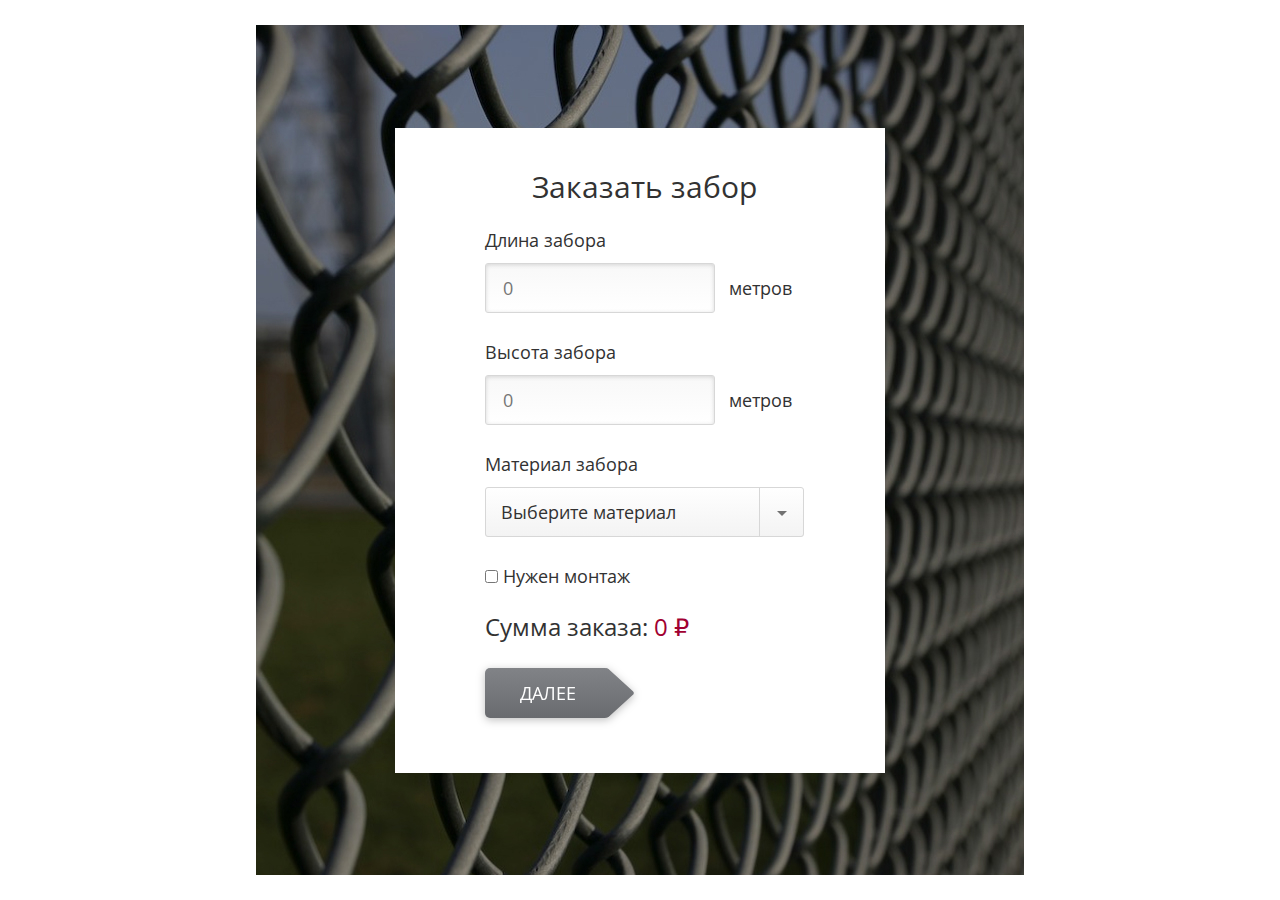
<file: task-LP/index.html>
<!DOCTYPE html>
<html lang="ru">
  <head>
    <meta charset="UTF-8">
    <meta name="viewport" content="width=device-width, initial-scale=1">
    <link rel="stylesheet" href="css/reset.css">
    <link rel="stylesheet" href="css/style.css">
    <script src="https://cdnjs.cloudflare.com/ajax/libs/jquery/3.2.1/jquery.min.js"></script>
    <script src="js/script.js" defer></script>
    <script src="js/jquery.maskedinput.js"></script>
    <title>Заказ забора</title>
  </head>
</html>
<body>
  <header></header>
  <main class="main">
    <form class="form form-1" action="mailer.php" method="post">
      <h1 class="header">Заказать забор</h1>
      <div class="input-section">
        <label class="title" for="width">Длина забора</label>
        <div class="input-field">
          <input class="input" type="number" min="0" id="width" name="width" placeholder="0" required><span class="meters">метров</span>
        </div>
      </div>
      <div class="input-section">
        <label class="title" for="height">Высота забора</label>
        <div class="input-field">
          <input class="input" type="number" min="0" id="height" name="height" placeholder="0" required><span class="meters">метров</span>
        </div>
      </div>
      <div class="input-section">
        <label class="title" for="material">Материал забора</label>
        <div class="input-field">
          <div class="select" data-name="" id="material" required>
            <div class="select__header">
              <div class="select__current">Выберите материал</div>
              <div class="select__icon"></div>
            </div>
            <div class="select__body hidden">
              <div class="select__item" data-value="profnastil">Профнастил 400 Р за м²</div>
              <div class="select__item" data-value="moduli">Модули 500 Р за м²</div>
              <div class="select__item" data-value="beton">Бетон 700 Р за м²</div>
              <div class="select__item" data-value="setka">Сетка 200 Р за м²</div>
            </div>
          </div>
        </div>
      </div>
      <label class="montage" for="montage"> 
        <input class="montage-check" type="checkbox" id="montage" name="montage"> Нужен монтаж
      </label>
      <p class="sum">Сумма заказа: <span class="price">0 &#8381;</span></p>
      <button class="button-next" type="button" disabled>Далее</button>
    </form>
    <form class="form form-2 hidden" action="mailer.php" method="post"><a class="link-back" href="#">Вернуться</a>
      <h1 class="header">Пожалуйста, представьтесь</h1>
      <div class="input-block">
        <div class="input-section">
          <label class="title" for="name">Ваше имя</label>
          <div class="input-field-2">
            <input class="input" type="text" id="name" name="name" required>
          </div>
        </div>
        <div class="input-section">
          <label class="title" for="email">Электронная почта</label>
          <div class="input-field-2">
            <input class="input" type="email" id="email" name="email" required>
          </div>
        </div>
        <div class="input-section">
          <label class="title" for="tel">Телефон</label>
          <div class="input-field-2">
            <input class="input" type="tel" id="tel" name="tel" placeholder="+7 (___) ___-__-__">
          </div>
        </div>
      </div>
      <p class="summary invisible"><span class="summary-username"></span>, вы укомплектовали забор <span class="summary-width"></span>и <span class="summary-height"></span>из материала <span class="summary-material"></span>на сумму <span class="summary-sum">&#8381;</span></p><input type="hidden" name="width-send" id="width-send" value="re">
<input type="hidden" name="height-send" id="height-send" value="er">
<input type="hidden" name="order-number" id="order-number" value="">
      <button class="button-send" type="submit" disabled>Отправить</button>
    </form>
    <div class="success hidden"><a class="link-close" href="#">Закрыть</a>
      <h2 class="header"><span class="success-name"></span>,<br>заказ <span class="success-order-number"> </span> сформирован!</h2>
      <p class="success-text">Мы повторили его комплектацию на почту <br><span class="success-email"> </span></p>
      <p class="success-text">В ближайшее время наш специалист свяжется с вами по телефону <br><span class="success-tel"></span></p>
    </div>
  </main>
  <footer></footer>
</body>
</file>
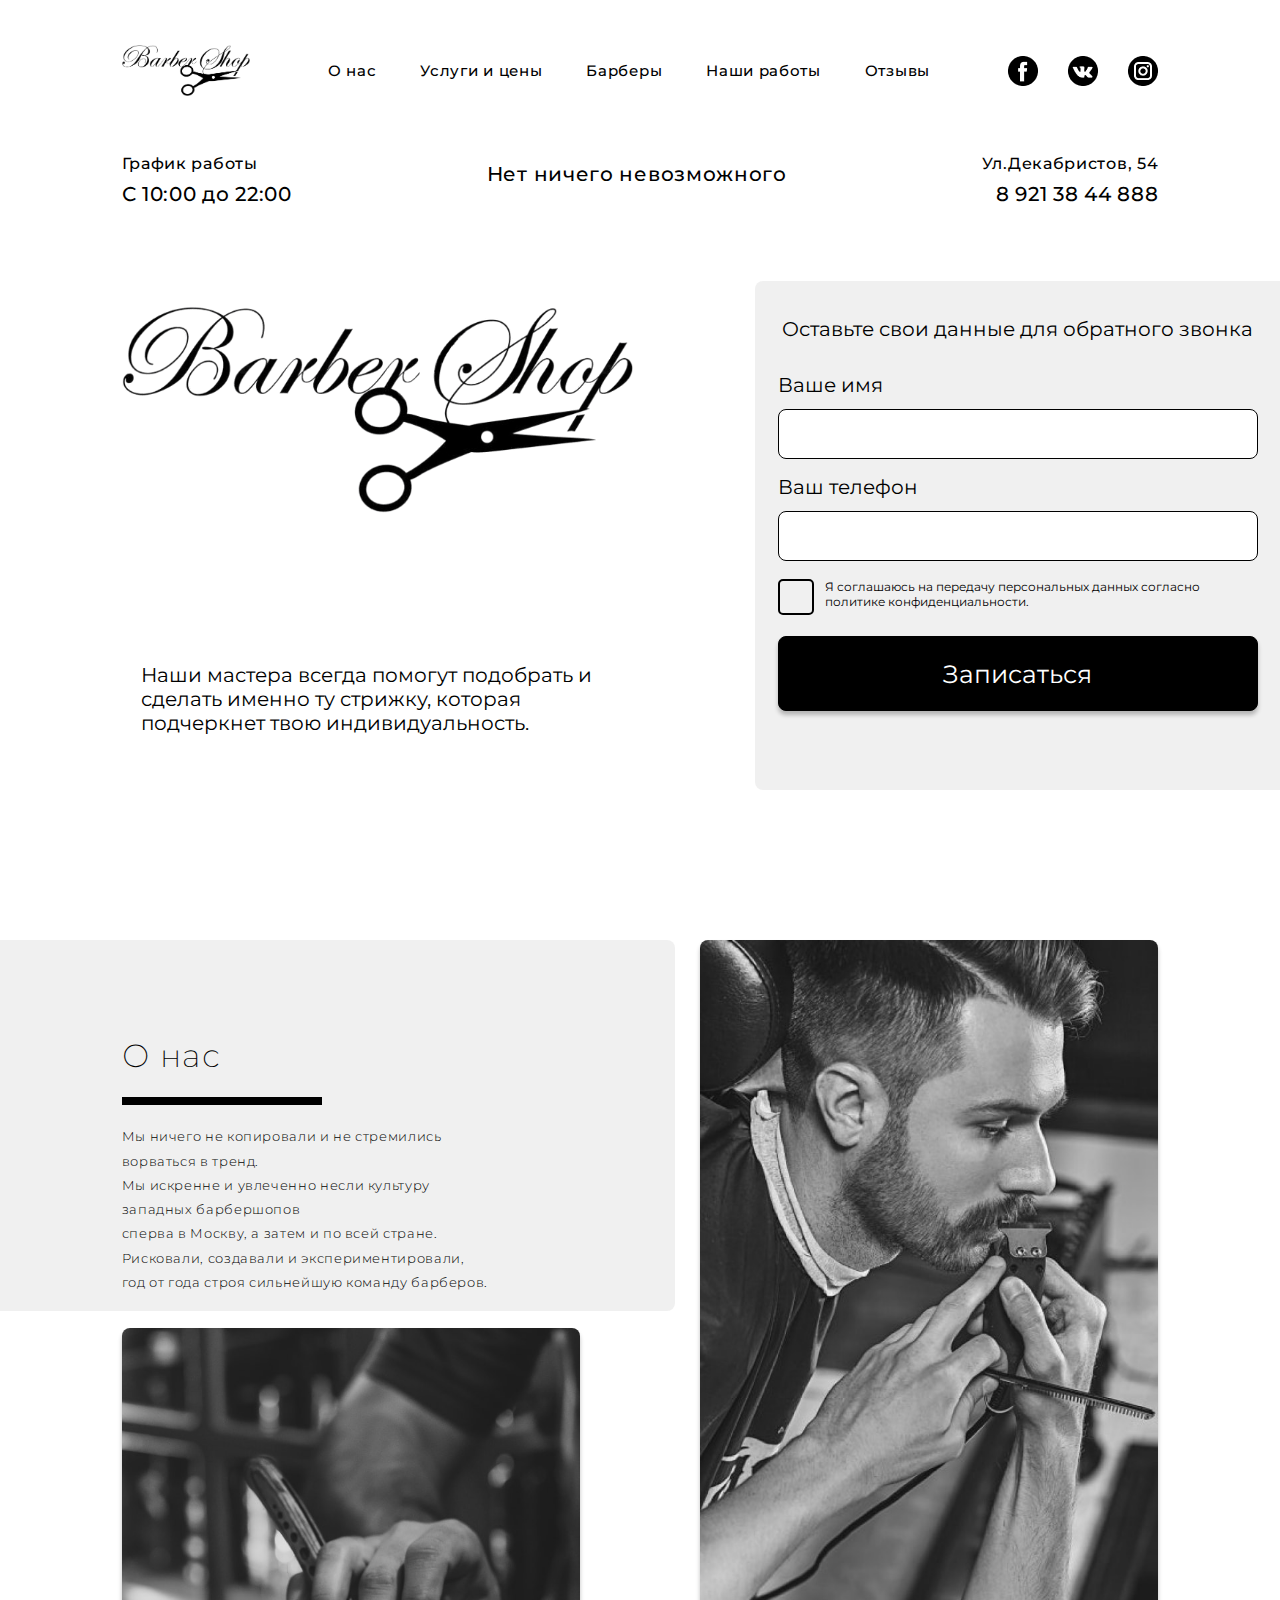
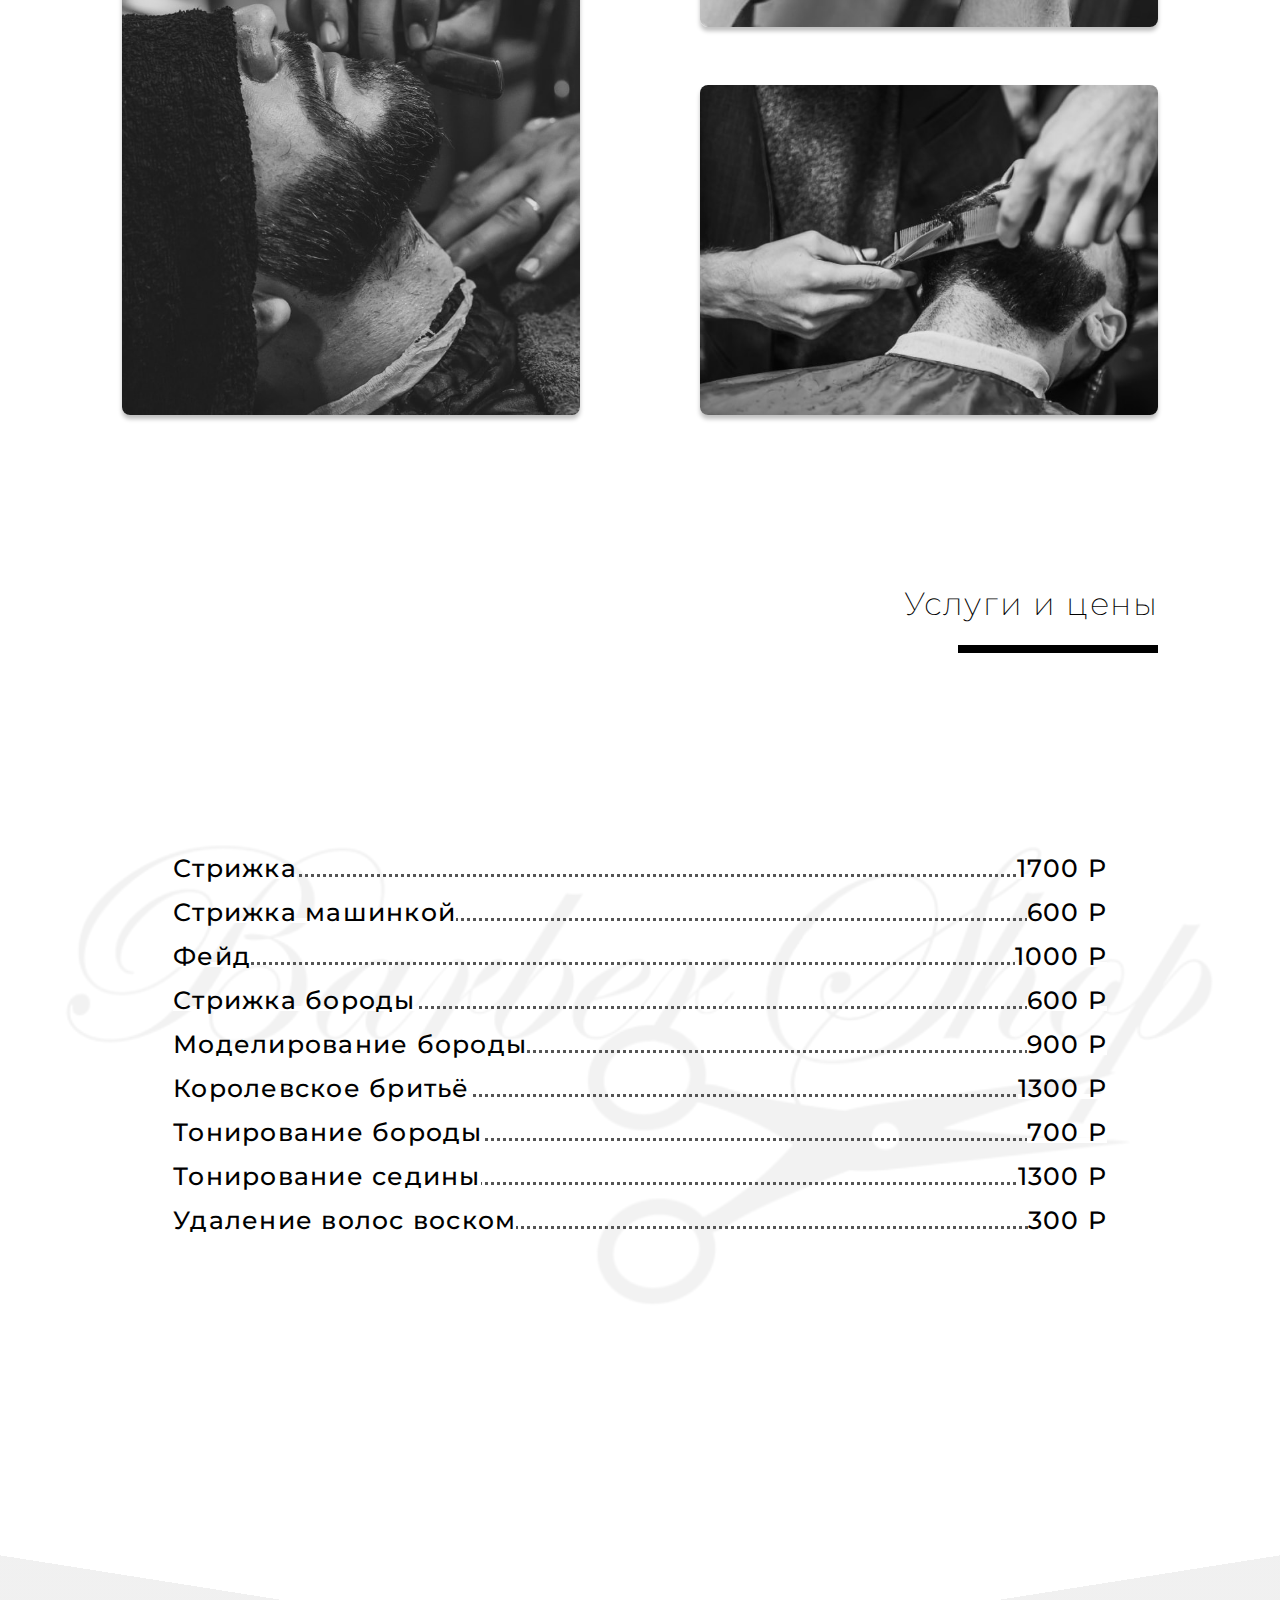
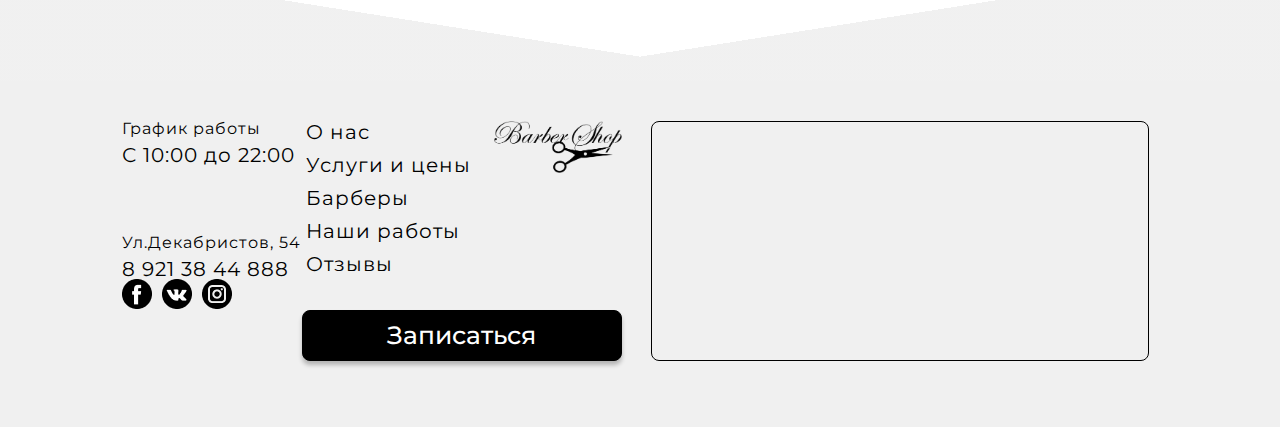
<file: task-SP/index.html>
<!DOCTYPE html>
<html lang="ru">
  <head>
    <meta charset="UTF-8">
    <meta name="viewport" content="width=device-width, initial-scale=1">
    <link rel="stylesheet" href="css/reset.css">
    <link rel="stylesheet" href="css/style-320.css">
    <link rel="stylesheet" href="css/style-768.css">
    <link rel="stylesheet" href="css/style-1024.css">
    <title>BarberShop</title>
  </head>
</html>
<body>
  <header class="header wrapper">
    <div class="header__row"><a class="header__logo logo" href="/"><img class="logo-img" src="img/logo.png" alt="BarberShop"></a>
      <nav class="header__nav nav">
        <ul class="nav-list">
          <li class="nav-list__item"> <a href="#">О нас</a></li>
          <li class="nav-list__item"> <a href="#">Услуги и цены</a></li>
          <li class="nav-list__item"> <a href="#">Барберы</a></li>
          <li class="nav-list__item"> <a href="#">Наши работы</a></li>
          <li class="nav-list__item"> <a href="#">Отзывы</a></li>
        </ul>
      </nav>
      <ul class="header__socio-list socio-list">
        <li class="socio-list__item"><a class="fb" href="#"></a></li>
        <li class="socio-list__item"><a class="vk" href="#"></a></li>
        <li class="socio-list__item"><a class="insta" href="#"></a></li>
      </ul>
    </div>
    <div class="header__row">
      <div class="work-time">
        <p class="work-time__first-row">График работы</p>
        <p class="work-time__second-row">С 10:00 до 22:00</p>
      </div>
      <div class="slogan work-time__first-row">Нет ничего невозможного</div>
      <div class="header__contacts contacts">
        <p class="contacts__first-row">Ул.Декабристов, 54</p>
        <p class="contacts__second-row">8 921 38 44 888</p>
      </div>
    </div>
  </header>
  <main class="main">
    <div class="promo wrapper"><img class="logo-img promo__logo-img" src="img/logo.png" alt="Barber Shop">
      <p class="promo__description">Наши мастера всегда помогут подобрать и сделать именно ту стрижку, которая подчеркнет твою индивидуальность.</p>
    </div>
    <nav class="main__nav nav">
      <ul class="nav-list">
        <li class="nav-list__item"> <a href="#">О нас</a></li>
        <li class="nav-list__item"> <a href="#">Услуги и цены</a></li>
        <li class="nav-list__item"> <a href="#">Барберы</a></li>
        <li class="nav-list__item"> <a href="#">Наши работы</a></li>
        <li class="nav-list__item"> <a href="#">Отзывы</a></li>
      </ul>
    </nav>
    <form class="feedback-container" action="#">
      <div class="feedback-container__form feedback-form wrapper">
        <p class="feedback-form__title">Оставьте свои данные для обратного звонка</p>
        <p class="feedback-form__input">
          <label class="feedback-form__input-label" for="feedback-form__input-field_name">Ваше имя</label>
          <input class="feedback-form__input-field" type="text" name="name" id="feedback-form__input-field_name">
        </p>
        <p class="feedback-form__input">
          <label class="feedback-form__input-label" for="feedback-form__input-field_tel">Ваш телефон</label>
          <input class="feedback-form__input-field" type="tel" name="tel" id="feedback-form__input-field_tel">
        </p>
        <p class="feedback-form__input">
          <input class="feedback-form__input-field_agreement" type="checkbox" name="agreement" id="feedback-form__input-field_agreement">
          <label class="feedback-form__input-label" for="feedback-form__input-field_agreement">Я соглашаюсь на передачу персональных данных согласно политике конфиденциальности.</label>
        </p>
        <button class="feedback-form__input-field feedback-form__submit-button submit-button" type="submit">Записаться</button>
      </div>
    </form>
    <section class="about-us wrapper">
      <article class="about-us__paragraph">
        <h2 class="about-us__title title">О нас</h2>
        <p class="about-us__text text">Мы ничего не копировали и не стремились ворваться в тренд.<br>Мы искренне и увлеченно несли культуру западных барбершопов <br>сперва в Москву, а затем и по всей стране.<br>Рисковали, создавали и экспериментировали,<br>год от года строя сильнейшую команду барберов.</p>
      </article><img class="about-us__image" src="img/about-img-1.jpg" alt="BarberShop"><img class="about-us__image" src="img/about-img-2.jpg" alt="BarberShop"><img class="about-us__image" src="img/about-img-3.jpg" alt="BarberShop">
    </section>
    <section class="services wrapper">
      <h2 class="services__title title">Услуги и цены</h2>
      <ul class="services__list"><img class="services__list-bg" src="img/logo.png" alt="">
        <li class="services__list-item"><span class="services__list-item-name">Стрижка</span><span class="services__list-item-price">1700 Р</span></li>
        <li class="services__list-item"><span class="services__list-item-name">Стрижка машинкой</span><span class="services__list-item-price">600 Р</span></li>
        <li class="services__list-item"><span class="services__list-item-name">Фейд</span><span class="services__list-item-price">1000 Р</span></li>
        <li class="services__list-item"><span class="services__list-item-name">Стрижка бороды</span><span class="services__list-item-price">600 Р</span></li>
        <li class="services__list-item"><span class="services__list-item-name">Моделирование бороды</span><span class="services__list-item-price">900 Р</span></li>
        <li class="services__list-item"><span class="services__list-item-name">Королевское бритьё</span><span class="services__list-item-price">1300 Р</span></li>
        <li class="services__list-item"><span class="services__list-item-name">Тонирование бороды</span><span class="services__list-item-price">700 Р</span></li>
        <li class="services__list-item"><span class="services__list-item-name">Тонирование седины</span><span class="services__list-item-price">1300 Р</span></li>
        <li class="services__list-item"><span class="services__list-item-name">Удаление волос воском</span><span class="services__list-item-price">300 Р</span></li>
      </ul>
    </section>
  </main>
  <footer class="footer">
    <div class="wrapper">
      <iframe class="footer__map map" src="https://www.google.com/maps/embed?pb=!1m18!1m12!1m3!1d1999.4845455172656!2d30.2840026162198!3d59.924101570233184!2m3!1f0!2f0!3f0!3m2!1i1024!2i768!4f13.1!3m3!1m2!1s0x469630e699eb1287%3A0x439b72003f98cb2a!2z0YPQuy4g0JTQtdC60LDQsdGA0LjRgdGC0L7QsiwgNTQsINCh0LDQvdC60YIt0J_QtdGC0LXRgNCx0YPRgNCzLCAxOTAxMjE!5e0!3m2!1sru!2sru!4v1596751410403!5m2!1sru!2sru" tabindex="0"></iframe>
      <div class="footer__info">
        <div class="footer__work-time work-time">
          <p class="work-time__first-row">График работы</p>
          <p class="work-time__second-row">С 10:00 до 22:00</p>
        </div>
        <div class="footer__contacts contacts">
          <p class="contacts__first-row">Ул.Декабристов, 54</p>
          <p class="contacts__second-row">8 921 38 44 888</p>
        </div>
        <nav class="footer__nav nav">
          <ul class="footer__nav-list nav-list">
            <li class="nav-list__item"> <a href="#">О нас</a></li>
            <li class="nav-list__item"> <a href="#">Услуги и цены</a></li>
            <li class="nav-list__item"> <a href="#">Барберы</a></li>
            <li class="nav-list__item"> <a href="#">Наши работы</a></li>
            <li class="nav-list__item"> <a href="#">Отзывы</a></li>
          </ul>
        </nav>
      </div>
      <ul class="footer__socio-list socio-list">
        <li class="socio-list__item"><a class="fb" href="#"></a></li>
        <li class="socio-list__item"><a class="vk" href="#"></a></li>
        <li class="socio-list__item"><a class="insta" href="#"></a></li>
      </ul><a class="footer__logo logo" href="/"><img class="logo-img" src="img/logo.png" alt="BarberShop"></a>
      <button class="feedback-form__input-field submit-button">Записаться</button>
    </div>
  </footer>
</body>
</file>
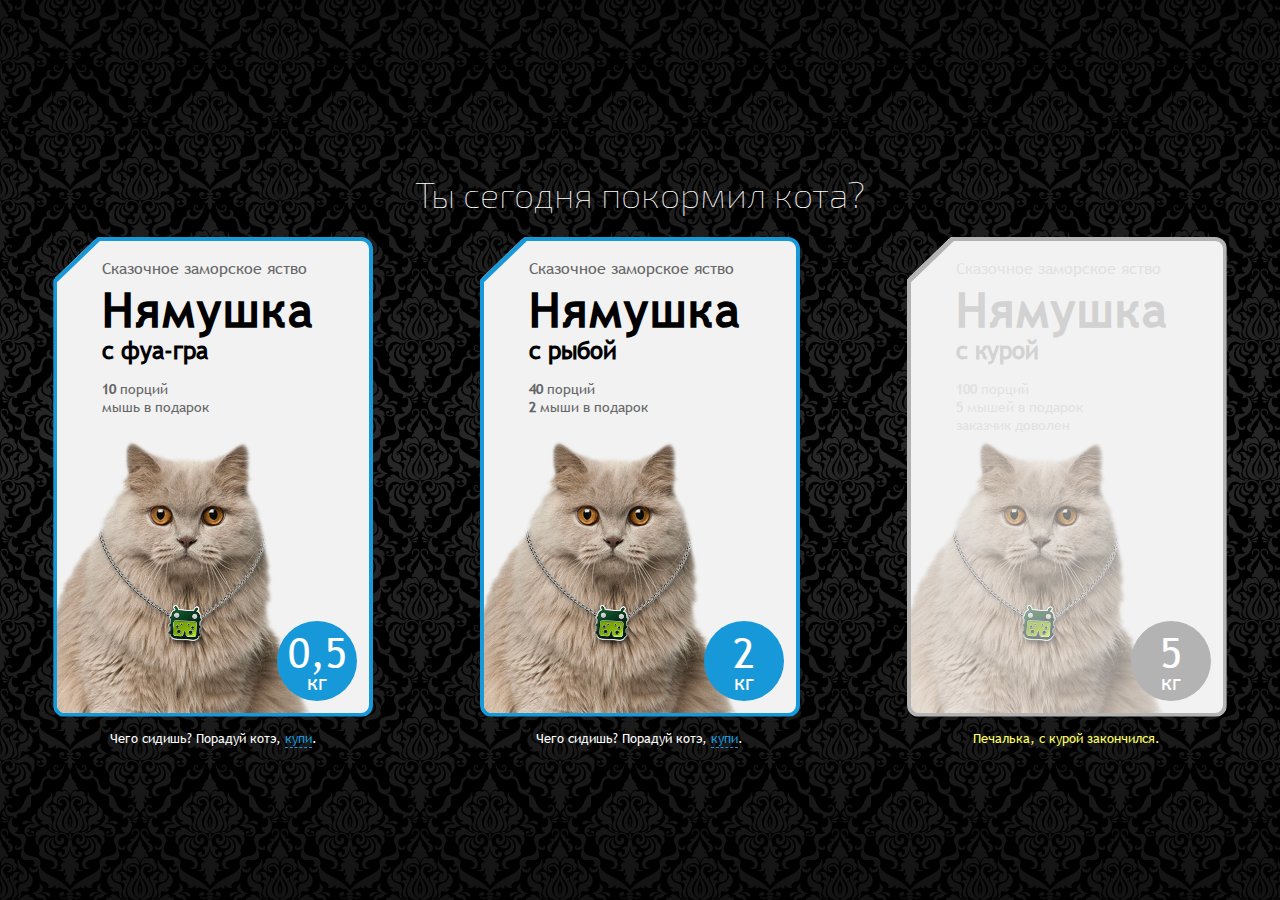
<file: test-FB/index.html>
<!DOCTYPE html>
<html lang="ru">
  <head>
    <meta charset="UTF-8">
    <meta name="viewport" content="width=device-width, initial-scale=1">
    <link rel="stylesheet" href="css/reset.css">
    <link rel="stylesheet" href="css/style.css">
    <script src="js/script.js" defer></script>
    <title>Кошачий корм Нямушка</title>
  </head>
</html>
<body>
  <main class="main">
    <section class="food-promo">
      <h1 class="food-promo__header header">Ты сегодня покормил кота?</h1>
      <div class="food-item">
        <div class="food-card default">
          <div class="food-card__text">
            <p class="food-card__description">Сказочное заморское яство</p>
            <p class="food-card__title">Нямушка</p>
            <p class="food-card__taste">с фуа-гра</p>
            <p class="food-card__contains"><span class="food-card__contains-quantity">10 </span>порций<br>мышь в подарок</p>
          </div><img class="food-card__cat-bg" src="img/cat-bg.png">
          <div class="food-card__weight">0,5<br><span class="food-card__weight-kg">кг</span></div>
        </div>
        <p class="food-item__subscription">
          Чего сидишь? Порадуй котэ, <span class="food-item__subscription-buy">купи</span>.</p>
      </div>
      <div class="food-item">
        <div class="food-card default">
          <div class="food-card__text">
            <p class="food-card__description">Сказочное заморское яство</p>
            <p class="food-card__title">Нямушка</p>
            <p class="food-card__taste">с рыбой</p>
            <p class="food-card__contains"><span class="food-card__contains-quantity">40 </span>порций<br><span class="food-card__contains-quantity">2 </span>мыши в подарок</p>
          </div><img class="food-card__cat-bg" src="img/cat-bg.png">
          <div class="food-card__weight">2<br><span class="food-card__weight-kg">кг</span></div>
        </div>
        <p class="food-item__subscription">
          Чего сидишь? Порадуй котэ, <span class="food-item__subscription-buy">купи</span>.</p>
      </div>
      <div class="food-item is_over">
        <div class="food-card">
          <div class="food-card__text">
            <p class="food-card__description">Сказочное заморское яство</p>
            <p class="food-card__title">Нямушка</p>
            <p class="food-card__taste">с курой</p>
            <p class="food-card__contains"><span class="food-card__contains-quantity">100 </span>порций<br><span class="food-card__contains-quantity">5 </span>мышей в подарок<br>заказчик доволен</p>
          </div><img class="food-card__cat-bg" src="img/cat-bg.png">
          <div class="food-card__weight">5<br><span class="food-card__weight-kg">кг</span></div>
        </div>
        <p class="food-item__subscription">
          Чего сидишь? Порадуй котэ, <span class="food-item__subscription-buy">купи</span>.</p>
      </div>
    </section>
  </main>
</body>
</file>
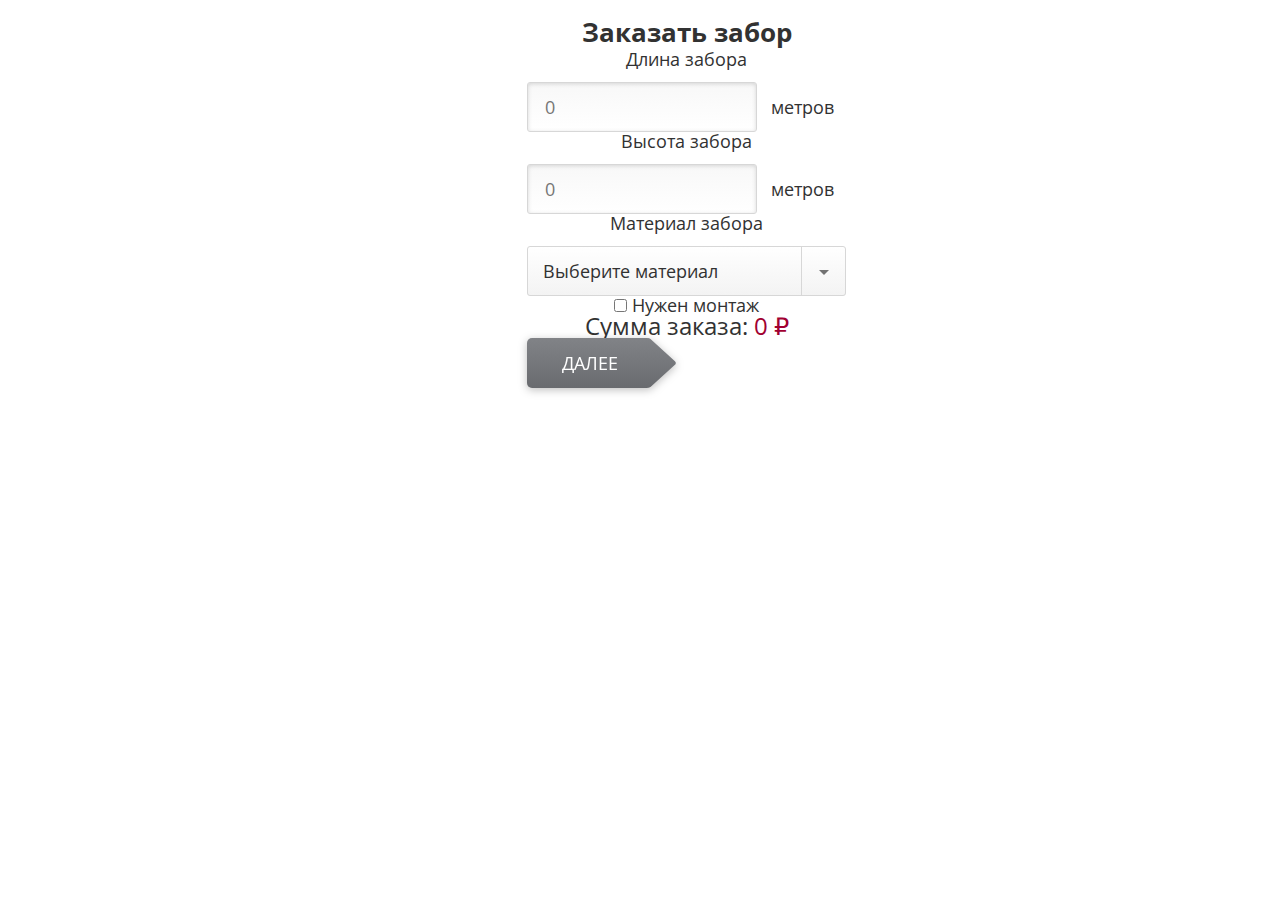
<file: task-LP/success.html>
<!DOCTYPE html>
<html lang="ru">
  <head>
    <meta charset="UTF-8">
    <meta name="viewport" content="width=device-width, initial-scale=1">
    <link rel="stylesheet" href="css/reset.css">
    <link rel="stylesheet" href="css/style.css">
    <script src="js/script.js" defer></script>
    <title>Заказ забора</title>
  </head>
</html>
<body>
  <header></header>
  <main class="success">
    <div class="header"> </div>
    <form class="form form-1" action="mailer.php" method="post">
      <h1 class="header">Заказать забор</h1>
      <div class="input-section">
        <label class="title" for="width">Длина забора</label>
        <div class="input-field">
          <input class="input" type="number" min="0" id="width" name="width" placeholder="0" required><span class="meters">метров</span>
        </div>
      </div>
      <div class="input-section">
        <label class="title" for="height">Высота забора</label>
        <div class="input-field">
          <input class="input" type="number" min="0" id="height" name="height" placeholder="0" required><span class="meters">метров</span>
        </div>
      </div>
      <div class="input-section">
        <label class="title" for="material">Материал забора</label>
        <div class="input-field">
          <div class="select" data-name="" id="material" required>
            <div class="select__header">
              <div class="select__current">Выберите материал</div>
              <div class="select__icon"></div>
            </div>
            <div class="select__body hidden">
              <div class="select__item" data-value="profnastil">Профнастил 400 Р за м²</div>
              <div class="select__item" data-value="moduli">Модули 500 Р за м²</div>
              <div class="select__item" data-value="beton">Бетон 700 Р за м²</div>
              <div class="select__item" data-value="setka">Сетка 200 Р за м²</div>
            </div>
          </div>
        </div>
      </div>
      <label class="montage" for="montage"> 
        <input class="montage-check" type="checkbox" id="montage" name="montage"> Нужен монтаж
      </label>
      <p class="sum">Сумма заказа: <span class="price">0 &#8381;</span></p>
      <button class="button-next" type="button" disabled>Далее</button>
    </form>
    <form class="form form-2 hidden" action="mailer.php" method="post"><a class="link-back" href="#">Вернуться</a>
      <h1 class="header">Пожалуйста, представьтесь</h1>
      <div class="input-block">
        <div class="input-section">
          <label class="title" for="name">Ваше имя</label>
          <div class="input-field-2">
            <input class="input" type="text" id="name" name="name" required>
          </div>
        </div>
        <div class="input-section">
          <label class="title" for="email">Электронная почта</label>
          <div class="input-field-2">
            <input class="input" type="email" id="email" name="email" required>
          </div>
        </div>
        <div class="input-section">
          <label class="title" for="tel">Телефон</label>
          <div class="input-field-2">
            <input class="input" type="tel" id="tel" name="tel" placeholder="+7 (___) ___ - __ - __" pattern="[0-9]">
          </div>
        </div>
      </div>
      <p class="summary invisible"><span class="summary-username"></span>, вы укомплектовали забор <span class="summary-width"></span>и <span class="summary-height"></span>из материала <span class="summary-material"></span>на сумму <span class="summary-sum">&#8381;</span></p><input type="hidden" name="width-send" id="width-send" value="переменная">
<input type="hidden" name="height-send" id="height-send" value="переменная">
      <button class="button-send" type="button" disabled>отправить</button>
    </form>
  </main>
  <footer></footer>
</body>
</file>
<file: task-LP/css/style.css>
@charset "UTF-8";
@import url("https://fonts.googleapis.com/css2?family=Open+Sans:wght@400;600&display=swap");
* {
  font-family: "Open Sans", sans-serif;
  color: #323232;
}

.main {
  display: flex;
  width: 100%;
  height: 100%;
  background: url(../img/bg.jpg) 50% 50% no-repeat;
}

.form {
  display: flex;
  flex-direction: column;
  justify-content: space-between;
  position: relative;
  width: 490px;
  height: 645px;
  top: calc(50% - (645px / 2));
  margin: 0 auto;
  padding: 44px 81px 54px 90px;
  background-color: #fff;
}
.form .header {
  font-size: 30px;
  align-self: center;
}
.form .input {
  width: 230px;
  height: 50px;
  font-size: 18px;
  color: #323232;
  padding: 15px 17px;
  background: linear-gradient(180deg, #F8F8F8 0%, rgba(243, 243, 243, 0) 100%, #F2F2F2 100%);
  border: 1px solid #D7D7D7;
  box-shadow: inset 0px 1px 4px rgba(0, 0, 0, 0.15);
  border-radius: 3px;
}
.form .input:default {
  border: 1px solid #D7D7D7;
}
.form .input:focus {
  border: 1px solid #4892EC;
}
.form .input.invalid {
  border: 1px solid #C98E99;
}

.material {
  width: 319px;
  height: 50px;
  margin-top: 14px;
  font-size: 18px;
  padding: 0 10px;
  background: linear-gradient(360deg, #F3F3F3 0%, rgba(243, 243, 243, 0) 100%);
  border: 1px solid #D7D7D7;
  border-radius: 3px;
}
.material option {
  height: 39px;
  font-size: 16px;
  background-color: rgba(59, 129, 215, 0.15);
}
.material option:hover {
  background-color: #3B81D7;
  color: #fff;
  cursor: pointer;
}
.material.invalid {
  border: 1px solid #C98E99;
}

.montage {
  font-size: 18px;
}

.sum {
  font-size: 24px;
}
.sum .price {
  color: #A10031;
}

.button-next, .button-send {
  filter: drop-shadow(0px 2px 4px rgba(0, 0, 0, 0.25));
  background: linear-gradient(180deg, #818387 0%, #696B6F 100%);
  border-radius: 5px;
  font-size: 18px;
  text-transform: uppercase;
  color: #fff;
  width: 125px;
  height: 50px;
  position: relative;
}

.button-next {
  background: linear-gradient(180deg, #818387 0%, #696B6F 100%);
}
.button-next[disabled]::after, .button-next:not([disabled])::after {
  content: "";
  display: block;
  position: absolute;
  width: 36px;
  height: 36px;
  top: 7px;
  right: 7px;
  border-radius: 3px;
  transform: scale(1.1, 1) translate(20px) rotate(-45deg);
  background: linear-gradient(225deg, #818387 0%, #696B6F 100%);
}
.button-next:not([disabled]) {
  background: linear-gradient(180deg, #4892EC 0%, #2F79D4 100%);
  border: 1px solid #226DC8;
}
.button-next:not([disabled])::after {
  content: "";
  display: block;
  position: absolute;
  width: 36px;
  height: 36px;
  top: 6px;
  right: 6px;
  border-radius: 3px;
  transform: scale(1.1, 1) translate(20px) rotate(-45deg);
  background: linear-gradient(225deg, #4892EC 0%, #2F79D4 100%);
  border-right: 1px solid #226DC8;
  border-bottom: 1px solid #226DC8;
}
.button-next:not([disabled]):hover, .button-next:not([disabled]):focus {
  background: linear-gradient(180deg, #3E8FF2, #3E8FF2);
  border: 1px solid #3789EC;
}
.button-next:not([disabled]):hover::after, .button-next:not([disabled]):focus::after {
  content: "";
  display: block;
  position: absolute;
  width: 36px;
  height: 36px;
  top: 6px;
  right: 6px;
  border-radius: 3px;
  transform: scale(1.1, 1) translate(20px) rotate(-45deg);
  background: linear-gradient(225deg, #3E8FF2, #3E8FF2);
}
.button-next:not([disabled]):active {
  background: linear-gradient(0deg, #256FCA, #256FCA);
  border: 1px solid #226DC8;
}
.button-next:not([disabled]):active::after {
  content: "";
  display: block;
  position: absolute;
  width: 36px;
  height: 36px;
  top: 6px;
  right: 6px;
  border-radius: 3px;
  transform: scale(1.1, 1) translate(20px) rotate(-45deg);
  background: linear-gradient(225deg, #256FCA, #256FCA);
}

.title {
  display: block;
  font-size: 18px;
  margin-bottom: 14px;
}

.input-field {
  display: flex;
  align-items: center;
  font-size: 18px;
  position: relative;
}
.input-field .select {
  width: 319px;
  height: 50px;
  background: linear-gradient(360deg, #F3F3F3 0%, rgba(243, 243, 243, 0) 100%);
  border-radius: 3px;
  font-size: 18px;
  cursor: pointer;
}
.input-field .select__header {
  display: flex;
  justify-content: space-between;
  align-items: center;
  height: 100%;
  padding: 0 0 0 15px;
  border: 1px solid #D7D7D7;
  border-radius: 3px;
}
.input-field .select__icon {
  display: flex;
  justify-content: center;
  width: 44px;
  height: 100%;
  border-left: 1px solid #D7D7D7;
  background: url(../img/arrow-list.png) 50% 53% no-repeat;
}
.input-field .select__body {
  background-color: #fff;
  border: 1px solid #D7D7D7;
  border-top: none;
  box-shadow: 0px 1px 4px rgba(0, 0, 0, 0.15);
  border-bottom-left-radius: 3px;
  border-bottom-right-radius: 3px;
  position: relative;
  z-index: 1;
}
.input-field .select__item {
  display: flex;
  align-items: center;
  height: 39px;
  padding: 0 0 0 15px;
  font-size: 16px;
  border-bottom: 1px solid #D7D7D7;
}
.input-field .select__item:last-child {
  border: none;
}
.input-field .select__item:hover {
  background-color: rgba(59, 129, 215, 0.15);
  cursor: pointer;
}
.input-field .select__item.selected {
  background-color: #3B81D7;
  color: #fff;
  width: 319px;
  margin-left: -1px;
}
.input-field .meters {
  margin-left: 14px;
}
.input-field.invalid::after {
  content: "Неверно заполнено поле";
  display: block;
  position: absolute;
  bottom: -16px;
  font-size: 13px;
  color: #C98E99;
}
.input-field.correct::after {
  content: "";
  position: absolute;
  right: -37px;
  bottom: 0;
  top: 0;
  margin: auto;
  width: 21px;
  height: 16px;
  background: url(../img/check.png);
}

.input-field-2 {
  position: relative;
}
.input-field-2 .input {
  width: 310px;
}
.input-field-2.correct::after {
  content: "";
  position: absolute;
  right: -37px;
  bottom: 0;
  top: 0;
  margin: auto;
  width: 21px;
  height: 16px;
  background: url(../img/check.png);
}

.form-1, .form-2 {
  display: flex;
}

.form-2 {
  flex-direction: column;
  flex-wrap: wrap;
  align-items: center;
  padding: 44px 43px 54px;
}
.form-2__body {
  width: 310px;
}
.form-2 .button-send {
  width: 230px;
  background: linear-gradient(180deg, #818387 0%, #696B6F 100%);
}
.form-2 .button-send:not([disabled]) {
  background: linear-gradient(180deg, #4892EC 0%, #2F79D4 100%);
  border: 1px solid #226DC8;
}
.form-2 .button-send:not([disabled]):hover, .form-2 .button-send:not([disabled]):focus {
  background: linear-gradient(180deg, #3E8FF2, #3E8FF2);
  border: 1px solid #3789EC;
}
.form-2 .button-send:not([disabled]):active {
  background: linear-gradient(0deg, #256FCA, #256FCA);
  border: 1px solid #226DC8;
}
.form-2 .input-block {
  display: flex;
  flex-direction: column;
  justify-content: space-between;
  height: 56%;
  margin-top: 12px;
}
.form-2 .input-block .input.correct::after {
  content: "";
  display: block;
  position: absolute;
  right: -37px;
  bottom: auto;
  width: 21px;
  height: 16px;
  background: url(../img/check.png);
}
.form-2 .summary-width, .form-2 .summary-height, .form-2 .summary-material {
  color: #4892EC;
}
.form-2 .summary-material {
  text-transform: lowercase;
}

.link-back {
  position: absolute;
  top: -23px;
  left: 20px;
  color: #fff;
  font-size: 13px;
  text-decoration: underline;
}
.link-back::before {
  content: "";
  display: block;
  position: absolute;
  left: -22px;
  top: 2px;
  background: url(../img/arrow-prev.png);
  width: 14px;
  height: 10px;
}

.summary {
  font-size: 18px;
  line-height: 25px;
  width: 310px;
  height: 100px;
}
.summary-sum {
  color: #A10031;
}

.success {
  display: flex;
  flex-direction: column;
  justify-content: space-between;
  text-align: center;
  position: relative;
  top: calc(50% - 330px);
  margin: 0 auto;
  width: 490px;
  height: 330px;
  top: calc(50% - (645px / 2));
  padding: 43px 42px 41px;
  background-color: #fff;
}
.success .header {
  font-size: 26px;
  font-weight: bold;
  line-height: 35px;
}
.success .success-text {
  font-size: 18px;
  line-height: 25px;
}
.success .success-order-number, .success .success-email, .success .success-tel {
  color: #4892EC;
}

.link-close {
  position: absolute;
  top: -23px;
  right: 0;
  color: #fff;
  font-size: 13px;
  text-decoration: underline;
}
.link-close::before {
  content: "";
  display: block;
  position: absolute;
  left: -22px;
  top: 2px;
  width: 14px;
  height: 10px;
}

.hidden {
  display: none;
}

.invisible {
  opacity: 0;
  cursor: default;
}

@media screen and (max-width: 767px) {
  .form {
    width: 270px;
    height: 420px;
    top: calc(50% - (420px / 2));
    padding: 14px 22px 17px 22px;
  }
  .form .header {
    font-size: 20px;
  }
  .form .input {
    width: 150px;
    height: 30px;
    font-size: 11px;
    padding: 8px 10px;
  }
  .form .title {
    font-size: 12px;
    margin-bottom: 10px;
  }
  .form .input-field {
    font-size: 12px;
  }
  .form .input-field .select {
    width: 200px;
    height: 30px;
    font-size: 12px;
  }
  .form .input-field .select__header {
    padding: 0 0 0 10px;
  }
  .form .input-field .select__icon {
    width: 28px;
  }
  .form .input-field .select__item {
    height: 24px;
    padding: 0 0 0 10px;
    font-size: 11px;
  }
  .form .input-field .select__item.selected {
    width: 200px;
  }
  .form .input-field.invalid::after {
    bottom: -9px;
    font-size: 11px;
  }
  .form .input-field.correct::after {
    right: -5px;
    background: url(../img/check.png) 50% 50%/70% no-repeat;
  }

  .montage {
    font-size: 12px;
  }

  .sum {
    font-size: 18px;
  }

  .button-next, .button-send {
    font-size: 12px;
    width: 95px;
    height: 35px;
  }

  .button-next[disabled]::after, .button-next:not([disabled])::after {
    width: 25px;
    height: 25px;
    top: 5px;
    right: 13px;
  }
  .button-next:not([disabled])::after {
    width: 25px;
    height: 25px;
    top: 4px;
    right: 12px;
    border-radius: 3px;
  }
  .button-next:not([disabled]):hover::after, .button-next:not([disabled]):focus::after {
    width: 25px;
    height: 25px;
    top: 4px;
    right: 12px;
  }
  .button-next:not([disabled]):active::after {
    width: 25px;
    height: 25px;
    top: 4px;
    right: 12px;
  }

  .form-2 {
    flex-wrap: nowrap;
  }
  .form-2 .header {
    text-align: center;
  }
  .form-2 .input {
    width: 180px;
  }
  .form-2 .button-send {
    width: 130px;
  }
  .form-2 .input-block {
    margin-top: 20px;
  }
  .form-2 .summary-width, .form-2 .summary-height, .form-2 .summary-material {
    color: #4892EC;
  }
  .form-2 .summary-material {
    text-transform: lowercase;
  }
  .form-2 .summary {
    font-size: 11px;
    line-height: 16px;
    width: 175px;
    height: 115px;
    text-align: center;
    margin-top: 20px;
  }
  .form-2 .input-field-2.correct::after {
    right: -30px;
    background: url(../img/check.png) 50% 50%/70% no-repeat;
  }

  .success {
    width: 270px;
    height: 180px;
    top: calc(50% - (420px / 2));
    padding: 14px 20px 14px;
  }
  .success .header {
    font-size: 16px;
    line-height: 20px;
  }
  .success .success-text {
    font-size: 10px;
    line-height: 18px;
  }
}
</file>
<file: task-SP/css/style-320.css>
@import url("https://fonts.googleapis.com/css2?family=Montserrat:ital,wght@0,100;0,300;0,500;1,400&display=swap");
li {
  list-style: none;
}

a {
  text-decoration: none;
  color: #000;
}

p {
  color: #000;
}

body {
  font-family: Montserrat, sans-serif;
}

.socio-list {
  display: flex;
  justify-content: space-between;
}
.socio-list a {
  width: 30px;
  height: 30px;
  display: block;
}

.nav-list {
  display: flex;
  flex-direction: column;
  justify-content: space-between;
  height: 100%;
}
.nav-list__item {
  padding: 3px 5px;
  transition: 0.3s ease-in-out;
}
.nav-list__item:hover {
  color: #fff;
  background-color: #000;
  border-radius: 8px;
}
.nav-list__item a {
  display: block;
  transition: 0.3s ease-in-out;
}
.nav-list__item:hover a {
  color: #fff;
}

.header {
  margin: 22px 0 36px;
}
.header__row {
  display: flex;
  justify-content: space-between;
  font-weight: 500;
  letter-spacing: 0.05em;
}
.header__row:last-child {
  margin-top: 16px;
}
.header__logo {
  width: 16.9vw;
  height: 7.5vw;
}
.header__socio-list {
  width: 15.6vw;
}
.header__socio-list a {
  width: 3.2vw;
  max-width: 30px;
  height: 3.2vw;
}
.header__nav {
  display: none;
}
.header__contacts {
  text-align: right;
}

.logo {
  display: block;
}
.logo-img {
  width: 100%;
}

.fb {
  background: url("../img/fb.png") 50% 50%/contain no-repeat;
}

.vk {
  background: url(../img/vk.png) 50% 50%/contain no-repeat;
}

.insta {
  background: url(../img/insta.png) 50% 50%/contain no-repeat;
}

.work-time__first-row, .contacts__first-row {
  font-size: 6px;
  margin-bottom: 4px;
}
.work-time__second-row, .contacts__second-row {
  font-size: 9px;
}

.promo {
  display: flex;
  flex-wrap: wrap;
}
.promo__logo-img {
  width: 88%;
  height: 100%;
  max-width: 699px;
  margin: 0 auto;
}
.promo__description {
  text-align: center;
  width: 250px;
  margin: 14px auto 19px;
  font-size: 9px;
  line-height: 11px;
}

.main__nav {
  display: none;
}

.feedback-container {
  background-color: rgba(226, 226, 226, 0.5);
  width: 100%;
}
.feedback-container__form {
  padding: 20px calc(55px - 4.6vw);
}

.feedback-form {
  display: flex;
  flex-direction: column;
  align-items: center;
  text-align: center;
}
.feedback-form__title {
  font-size: 13px;
  line-height: 16px;
}
.feedback-form__input {
  width: 100%;
  max-width: 311px;
  font-size: 10px;
  margin: 15px 0 0 0;
  text-align: left;
}
.feedback-form__input-label {
  margin: 0 0 5px 0;
  display: block;
}
.feedback-form__input:last-of-type {
  margin-bottom: 7px;
}
.feedback-form__input:last-of-type .feedback-form__input-label {
  font-size: 6px;
  display: flex;
}
.feedback-form__input-field {
  border-radius: 8px;
  border: 1px solid #000;
  padding: 0 10px;
  width: 100%;
  height: 27px;
}

.submit-button {
  font-size: 13px;
  box-shadow: 0px 4px 4px rgba(0, 0, 0, 0.25);
  max-width: 311px;
  padding: 0 10px;
  color: #fff;
  background-color: #000;
  border-radius: 8px;
}

.feedback-form__input-field_agreement {
  position: absolute;
  z-index: -1;
  opacity: 0;
}
.feedback-form__input-field_agreement + label::before {
  content: "";
  opacity: 1;
  flex-shrink: 0;
  border: 2px solid #000;
  width: 20px;
  height: 20px;
  border-radius: 5px;
  margin-right: 11px;
  transition: 0.2s ease-in-out;
}
.feedback-form__input-field_agreement:checked + label::after {
  content: "";
  display: block;
  position: absolute;
  width: 11px;
  height: 7px;
  border-bottom: 3px solid #fff;
  border-left: 3px solid #fff;
  transform: rotate(-45deg) translate(0px, 7px);
}
.feedback-form__input-field_agreement:checked + label::before {
  background-color: #000;
}

.title {
  font-size: 20px;
  line-height: 24px;
  font-weight: 200;
  letter-spacing: 0.05em;
  position: relative;
}
.title::after {
  content: "";
  position: absolute;
  display: block;
  top: 27px;
  width: 83px;
  height: 5px;
  background-color: #000;
}

.text {
  font-size: 7px;
  line-height: 12px;
  font-weight: 300;
  letter-spacing: 0.05em;
}

.about-us {
  display: flex;
  flex-wrap: wrap;
  justify-content: space-between;
}
.about-us__paragraph {
  display: block;
  width: 100%;
}
.about-us__title {
  margin-top: 28px;
}
.about-us__text {
  margin: 22px 0;
}
.about-us__image {
  width: 42%;
  height: 100%;
  border-radius: 8px;
  box-shadow: 0px 4px 4px rgba(0, 0, 0, 0.25);
}
.about-us__image:last-child {
  flex: 0 0 100%;
  margin-top: 44px;
}

.services__title {
  margin-top: 28px;
  text-align: right;
}
.services__title::after {
  right: 0;
}
.services__list {
  position: relative;
  margin: 35px 0 65px;
}
.services__list-bg {
  position: absolute;
  top: 0;
  left: 0;
  right: 0;
  bottom: 0;
  margin: auto;
  z-index: -1;
  opacity: 0.05;
  width: 100%;
  max-width: 300px;
}
.services__list-item {
  display: flex;
  justify-content: space-between;
  position: relative;
  font-size: 7px;
  font-weight: 500;
  line-height: 12px;
  letter-spacing: 0.05em;
  margin: 0 13px;
}
.services__list-item-name, .services__list-item-price {
  background: linear-gradient(rgba(255, 255, 255, 0) 55%, white 55%, white 55%, rgba(255, 255, 255, 0) 100%);
}
.services__list-item::after {
  content: "";
  position: absolute;
  bottom: 4px;
  border-bottom: 1px dotted #aaa;
  width: 100%;
  z-index: -1;
}

.footer {
  padding: 15px 0;
  background-color: rgba(226, 226, 226, 0.5);
}
.footer .wrapper {
  display: flex;
  flex-wrap: wrap;
  justify-content: space-between;
}
.footer__map {
  margin: 0 auto 26px;
  order: 1;
}
.footer__info {
  display: flex;
  flex-direction: column;
  flex-wrap: wrap;
  align-items: flex-start;
  justify-content: space-between;
  margin: 0 0 19px;
  width: 68%;
  height: 70px;
  letter-spacing: 0.05em;
  font-size: 7px;
  order: 2;
}
.footer .work-time__first-row, .footer .contacts__first-row {
  margin-bottom: 8px;
  font-size: 7px;
}
.footer__logo {
  width: 16.9vw;
  height: 7.5vw;
  order: 4;
}
.footer__nav {
  height: 100%;
  justify-content: space-between;
  align-self: flex-end;
}
.footer__nav-list {
  height: 69px;
  margin-top: -2px;
}
.footer .submit-button {
  flex: 0 0 50%;
  font-size: 11px;
  font-weight: 500;
  height: 23px;
  order: 5;
}
.footer__socio-list {
  width: 20.6vw;
  order: 3;
}
.footer__socio-list a {
  width: 4.2vw;
  max-width: 30px;
  height: 4.2vw;
}

.map {
  width: 100%;
  height: 108px;
  border-radius: 8px;
  border: 1px solid #000;
}

.wrapper {
  margin-left: 4.6vw;
  margin-right: 4.6vw;
}
</file>
<file: task-SP/css/style-768.css>
@media screen and (min-width: 768px) {
  .header {
    margin: 40px auto 30px;
  }
  .header__socio-list {
    width: 20vw;
  }
  .header__socio-list a {
    width: 30px;
    height: 30px;
  }
  .header__row:last-child {
    margin-top: 8px;
  }

  .work-time__first-row, .contacts__first-row {
    font-size: 11px;
    margin-bottom: 8px;
  }
  .work-time__second-row, .contacts__second-row {
    font-size: 16px;
  }

  .promo {
    width: 100%;
    height: 100%;
    flex-direction: column;
    align-items: center;
  }
  .promo__logo-img {
    width: 56%;
  }
  .promo__description {
    width: 445px;
    margin: 15px auto 55px;
    font-size: 11px;
    line-height: 13px;
  }

  .main {
    display: flex;
    flex-wrap: wrap;
    justify-content: space-between;
  }

  .main__nav {
    display: flex;
    justify-content: center;
    width: 41%;
    height: 35vw;
    padding: 10px 0;
    background-color: rgba(226, 226, 226, 0.5);
    border-bottom-right-radius: 8px;
    border-top-right-radius: 8px;
  }
  .main__nav .nav-list {
    justify-content: space-around;
    font-size: 2vw;
    transform: translate(30%);
  }
  .main__nav .nav-list__item {
    padding: 5px 8px;
  }

  .feedback-container {
    width: 41%;
    background-color: #fff;
  }
  .feedback-container__form {
    padding: 0 40px 0 0;
  }

  .title {
    font-size: 30px;
    line-height: 37px;
  }
  .title::after {
    width: 121px;
    height: 8px;
    top: 45px;
  }

  .text {
    font-size: 10px;
    line-height: 12px;
  }

  .about-us {
    margin-top: 100px;
    flex-direction: column;
    width: 100%;
    height: 100vw;
  }
  .about-us__paragraph {
    background-color: rgba(226, 226, 226, 0.5);
    border-bottom-right-radius: 8px;
    border-top-right-radius: 8px;
    width: 51vw;
    height: 31vw;
    position: relative;
    left: -30px;
    padding: 12px 12px 12px 30px;
  }
  .about-us__title {
    margin-top: 0;
  }
  .about-us__text {
    margin: 37px 0 15px 0;
    line-height: 2.5vw;
    font-size: 1.5vw;
  }
  .about-us__image {
    width: 43vw;
    height: auto;
  }
  .about-us__image:last-child {
    flex: 0 0 auto;
    margin-top: 0;
  }

  .services {
    width: 100%;
  }
  .services__title {
    margin-top: 91px;
  }
  .services__list {
    margin: 75px 20px 131px;
  }
  .services__list-bg {
    max-width: none;
  }
  .services__list-item {
    font-size: 17px;
    margin-bottom: 19px;
  }
  .services__list-item-name, .services__list-item-price {
    background: linear-gradient(rgba(255, 255, 255, 0) 80%, white 80%, white 100%);
  }
  .services__list-item::after {
    border-bottom: 2px dotted #777;
    bottom: 0;
  }

  .footer {
    padding: 40px 0;
  }
  .footer__info {
    width: 52%;
    height: 140px;
    font-size: 12px;
    justify-content: space-around;
  }
  .footer__logo {
    display: none;
  }
  .footer__socio-list {
    order: 4;
  }
  .footer .submit-button {
    order: 3;
    width: 27vw;
    height: 27px;
    flex: 0 0 auto;
    margin: 0 9vw 0 0;
    font-size: 12px;
  }
  .footer .work-time__first-row, .footer .contacts__first-row {
    margin-bottom: 10px;
    font-size: 14px;
  }
  .footer__nav {
    align-self: flex-start;
  }
  .footer__nav-list {
    height: 100%;
  }
  .footer .nav-list__item {
    padding: 3px 5px;
  }
  .footer .wrapper {
    flex-direction: row-reverse;
  }

  .map {
    width: 48%;
    height: 154px;
    border-radius: 8px;
    border: 1px solid #000;
  }

  .wrapper {
    margin-left: 30px;
    margin-right: 30px;
  }
}
</file>
<file: task-SP/css/style-1024.css>
@media screen and (min-width: 1200px) {
  .header {
    margin: 3.5vw auto 6vw;
  }
  .header__row {
    align-items: center;
  }
  .header__row:last-child {
    margin-top: 60px;
  }
  .header__logo {
    width: auto;
    height: auto;
  }
  .header .logo-img {
    width: 128px;
  }
  .header__nav {
    display: flex;
    justify-content: space-around;
    flex: 0 0 60%;
    font-size: 1.2vw;
    height: 100%;
  }
  .header__nav .nav-list {
    flex-direction: row;
    width: 100%;
  }
  .header__nav .nav-list__item {
    padding: 12px 10px;
  }
  .header .socio-list {
    width: 150px;
    height: 100%;
  }

  .work-time__first-row, .contacts__first-row {
    font-size: 16px;
    margin-bottom: 12px;
  }
  .work-time__second-row, .contacts__second-row {
    font-size: 20px;
  }

  .slogan {
    font-size: 20px;
  }

  .main {
    position: relative;
  }
  .main__nav {
    display: none;
  }
  .main::after {
    content: "";
    display: block;
    width: 50%;
    margin-top: 110px;
    height: 150px;
    background: linear-gradient(-171deg, white 50%, rgba(226, 226, 226, 0.5) 50%);
  }
  .main::before {
    position: absolute;
    bottom: 0;
    right: 0;
    content: "";
    display: block;
    width: 50%;
    margin-top: 110px;
    height: 150px;
    background: linear-gradient(171deg, white 50%, rgba(226, 226, 226, 0.5) 50%);
  }

  .promo {
    width: 40%;
    margin: 25px 0 0 0;
  }
  .promo.wrapper {
    margin-right: 0;
  }
  .promo__logo-img {
    width: 100%;
  }
  .promo__description {
    width: 37vw;
    font-size: 20px;
    line-height: 24px;
    margin-top: 150px;
    text-align: left;
  }

  .feedback-container {
    background-color: rgba(226, 226, 226, 0.5);
    border-bottom-left-radius: 8px;
    border-top-left-radius: 8px;
  }
  .feedback-container__form {
    padding: 40px 0 75px 0;
    width: 480px;
    height: 100%;
  }
  .feedback-container__form.wrapper {
    margin: auto;
  }
  .feedback-form__title {
    font-size: 20px;
    margin-bottom: 20px;
  }
  .feedback-form__input {
    font-size: 20px;
    max-width: none;
    margin: 18px 0 0 0;
  }
  .feedback-form__input-label {
    margin: 0 0 14px 0;
  }
  .feedback-form__input-field {
    height: 50px;
  }
  .feedback-form__input-field_agreement:checked + label::after {
    width: 20px;
    height: 13px;
    transform: rotate(-45deg) translate(0px, 12px);
  }
  .feedback-form__input:last-of-type .feedback-form__input-label {
    font-size: 12px;
    line-height: 15px;
  }
  .feedback-form__input:last-of-type .feedback-form__input-label::before {
    width: 36px;
    height: 36px;
  }

  .submit-button {
    max-width: none;
    height: 75px;
    font-size: 25px;
  }

  .title {
    font-size: 2.5vw;
  }
  .title::after {
    width: 200px;
    top: 60px;
  }

  .about-us {
    margin-top: 150px;
    height: 84vw;
    align-content: space-between;
  }
  .about-us__paragraph {
    left: -9.5vw;
    padding: 7.6vw 170px 51px 9.5vw;
    margin: 0px -180px 0 0;
    width: 52.7vw;
    height: 29vw;
  }
  .about-us__text {
    margin-top: 4vw;
    font-size: 1vw;
    line-height: 1.9vw;
  }
  .about-us__image {
    width: 35.8vw;
    height: auto;
  }

  .services__title {
    margin-top: 170px;
  }
  .services__list {
    margin: 240px auto 190px;
    width: 960px;
  }
  .services__list-item {
    height: 17px;
    font-size: 25px;
    margin-bottom: 27px;
  }
  .services__list-item-name, .services__list-item-price {
    background: linear-gradient(rgba(255, 255, 255, 0) 70%, white 70%, white 100%);
  }
  .services__list-item::after {
    border-bottom: 3px dotted #555;
    bottom: 2px;
    width: 95%;
    margin: 0 auto;
    left: 5px;
  }
  .services__list-bg {
    width: 90vw;
    top: -85%;
    left: -100%;
    right: -100%;
    bottom: -100%;
    margin: auto;
  }

  .footer {
    height: 27vw;
  }
  .footer .wrapper {
    height: 100%;
    flex-direction: column;
    justify-content: flex-end;
  }
  .footer__info {
    font-size: 20px;
    height: 200px;
    width: 34%;
    justify-content: flex-start;
    order: 1;
    margin: 0;
    flex: 0 1 45%;
  }
  .footer .work-time {
    margin-bottom: 70px;
  }
  .footer .work-time__first-row, .footer .contacts__first-row {
    margin-bottom: 8px;
    font-size: 16px;
  }
  .footer__socio-list {
    width: 8.6vw;
    order: 2;
    flex: 1 0 20%;
  }
  .footer__socio-list .socio-list__item a {
    height: 30px;
  }
  .footer__logo {
    display: block;
    width: 128px;
    height: 56px;
    flex: 1 0 33%;
    order: 3;
  }
  .footer .submit-button {
    width: 25vw;
    height: 4vw;
    font-size: 25px;
    order: 4;
    flex: 0 1 auto;
    margin: 0 0 2vw -15vw;
  }

  .map {
    height: 450px;
    order: 5;
  }

  .wrapper {
    margin-left: 9.5vw;
    margin-right: 9.5vw;
  }
}
</file>
<file: test-FB/css/style.css>
@font-face {
  font-family: Exo2;
  src: url(../fonts/Exo2.0-Thin.otf);
}
@font-face {
  font-family: Trebuchet;
  src: url(../fonts/TrebuchetMS.ttf);
}
.main {
  display: flex;
  justify-content: center;
  align-items: center;
  background: linear-gradient(180deg, rgba(0, 0, 0, 0.5) 0%, rgba(0, 0, 0, 0.00005) 49.88%, rgba(0, 0, 0, 0.5) 100%), url(../img/bg-pattern.png);
}

.food-promo {
  display: flex;
  justify-content: space-around;
  align-content: center;
  flex-wrap: wrap;
  width: 1280px;
  min-height: 100vh;
}

.header {
  flex: 1 0 100%;
  font-family: Exo2, sans-serif;
  font-size: 36px;
  color: #fff;
  text-align: center;
  margin: 35px auto 25px;
}

.food-item {
  font-family: Trebuchet, sans-serif;
}
.food-item__subscription {
  color: #fff;
  text-align: center;
  font-size: 13px;
  margin: 15px auto;
}
.food-item__subscription-buy {
  color: #1698d9;
  border-bottom: 1px dashed #1698d9;
}
.food-item__subscription-buy:hover {
  color: #2EA8E6;
  cursor: pointer;
  border-color: #2EA8E6;
}
.food-item .food-card {
  position: relative;
  width: 320px;
  height: 480px;
  border-radius: 12px;
  -webkit-clip-path: polygon(14% 0, 100% 0, 100% 100%, 0 100%, 0 9%);
          clip-path: polygon(14% 0, 100% 0, 100% 100%, 0 100%, 0 9%);
  background-color: #f2f2f2;
  border: 4px solid #fff;
  overflow: hidden;
  cursor: pointer;
}
.food-item .food-card__text {
  height: 279px;
  padding: 19px 50px 0 45px;
}
.food-item .food-card__description {
  font-size: 16px;
  color: #666;
  margin-bottom: 10px;
}
.food-item .food-card__description.unchose {
  color: #E62E7A;
}
.food-item .food-card__title {
  font-size: 48px;
  font-weight: bold;
  letter-spacing: 2px;
  margin-bottom: 5px;
}
.food-item .food-card__taste {
  font-size: 24px;
  font-weight: bold;
  margin-bottom: 17px;
}
.food-item .food-card__contains {
  font-size: 14px;
  line-height: 18px;
  color: #666;
}
.food-item .food-card__contains-quantity {
  font-weight: bold;
}
.food-item .food-card__cat-bg {
  position: relative;
  left: -31px;
  bottom: 80px;
  width: 120%;
  background: no-repeat;
}
.food-item .food-card__weight {
  position: absolute;
  bottom: 12px;
  right: 12px;
  padding: 17px 0 3px 0;
  width: 80px;
  height: 80px;
  display: flex;
  flex-wrap: wrap;
  align-items: center;
  justify-content: center;
  text-align: center;
  background-color: #fff;
  border-radius: 50%;
  font-size: 42px;
  line-height: 22px;
  color: #fff;
}
.food-item .food-card__weight-kg {
  font-size: 21px;
  flex: 1 0 100%;
}
.food-item .food-card::before {
  display: block;
  position: absolute;
  transform: rotate(-43.9deg);
  left: -12px;
  top: 12px;
  content: "";
  width: 65px;
  border: 4px solid #fff;
}
.food-item .food-card.default {
  border-color: #1698d9;
}
.food-item .food-card.default .food-card__weight {
  background-color: #1698d9;
}
.food-item .food-card.default::before {
  border-color: #1698d9;
}
.food-item .food-card.default:hover {
  border-color: #2EA8E6;
}
.food-item .food-card.default:hover .food-card__weight {
  background-color: #2EA8E6;
}
.food-item .food-card.default:hover::before {
  border-color: #2EA8E6;
}
.food-item .food-card.default.current {
  border-color: #1698d9;
}
.food-item .food-card.default.current .food-card__weight {
  background-color: #1698d9;
}
.food-item .food-card.default.current::before {
  border-color: #1698d9;
}
.food-item .food-card.chosen {
  border-color: #D91667;
}
.food-item .food-card.chosen .food-card__weight {
  background-color: #D91667;
}
.food-item .food-card.chosen::before {
  border-color: #D91667;
}
.food-item .food-card.chosen:hover {
  border-color: #E52E7A;
}
.food-item .food-card.chosen:hover .food-card__weight {
  background-color: #E52E7A;
}
.food-item .food-card.chosen:hover::before {
  border-color: #E52E7A;
}
.food-item .food-card.chosen.current {
  border-color: #D91667;
}
.food-item .food-card.chosen.current .food-card__weight {
  background-color: #D91667;
}
.food-item .food-card.chosen.current::before {
  border-color: #D91667;
}
.food-item.is_over .food-card {
  border-color: #B3B3B3;
}
.food-item.is_over .food-card .food-card__weight {
  background-color: #B3B3B3;
}
.food-item.is_over .food-card::before {
  border-color: #B3B3B3;
}
.food-item.is_over .food-card__text, .food-item.is_over .food-card__description, .food-item.is_over .food-card__contains {
  color: #B3B3B3;
  opacity: 0.5;
}
.food-item.is_over .food-card__cat-bg {
  opacity: 0.5;
}
.food-item.is_over .food-item__subscription {
  color: #FFFF66;
}

@media screen and (max-width: 1200px) {
  .food-promo {
    width: 780px;
  }

  .food-item .food-card {
    width: 270px;
    height: 400px;
  }
  .food-item .food-card::before {
    left: -20px;
  }
  .food-item .food-card__description {
    font-size: 13px;
    margin-bottom: 5px;
  }
  .food-item .food-card__title {
    font-size: 40px;
  }
  .food-item .food-card__taste {
    font-size: 20px;
    margin-bottom: 10px;
  }
  .food-item .food-card__contains {
    font-size: 12px;
  }
  .food-item .food-card__cat-bg {
    left: -28px;
    bottom: 112px;
  }
  .food-item .food-card__weight {
    width: 70px;
    height: 70px;
    font-size: 36px;
    padding-top: 12px;
  }
  .food-item__subscription {
    font-size: 11px;
    margin: 12px auto;
  }
}
@media screen and (max-width: 768px) {
  .food-promo {
    width: 450px;
  }
  .food-promo__header {
    font-size: 28px;
    margin-top: 25px;
  }

  .food-item .food-card {
    width: 250px;
    height: 375px;
  }
  .food-item .food-card::before {
    left: -22px;
  }
  .food-item .food-card__text {
    padding: 15px 40px 0 40px;
  }
  .food-item .food-card__description {
    font-size: 12px;
    margin-bottom: 5px;
  }
  .food-item .food-card__title {
    font-size: 40px;
  }
  .food-item .food-card__taste {
    font-size: 20px;
    margin-bottom: 10px;
  }
  .food-item .food-card__contains {
    font-size: 12px;
  }
  .food-item .food-card__cat-bg {
    left: -28px;
    bottom: 112px;
  }
  .food-item .food-card__weight {
    width: 65px;
    height: 65px;
    font-size: 32px;
  }
  .food-item .food-card__weight-kg {
    font-size: 18px;
  }
  .food-item__subscription {
    font-size: 10px;
    margin-bottom: 25px;
  }
}
</file>
